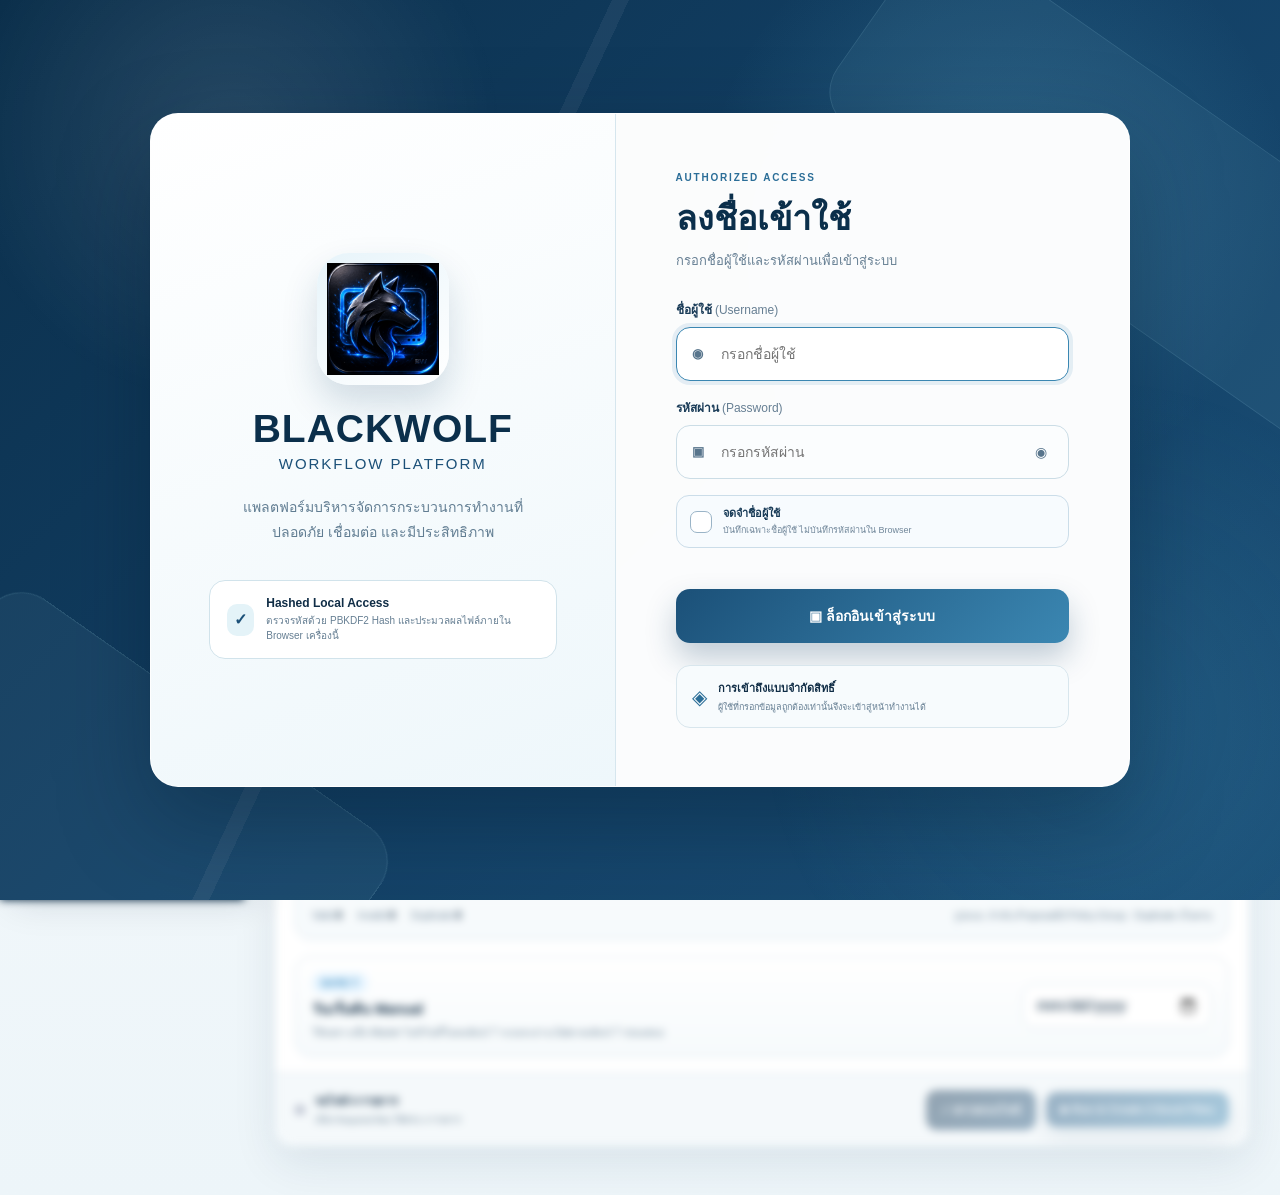
<file: index.html>
<!doctype html>
<!-- BLACKWOLF LINE-BY-LINE NOTE: HTML source is kept structurally safe. Full line-by-line explanation is in LINE_BY_LINE_DOCS_TH. -->
<!-- BLACKWOLF HTML TEACHING COMMENTS: คอมเมนต์ HTML ใช้รูปแบบนี้เพื่อไม่ให้หน้าเว็บพัง -->
<html lang="th">
<head>
  <!-- STEP 1: head เก็บ metadata, icon, viewport, title และ CSS loader -->
  <meta charset="utf-8">

  <link
    rel="icon"
    type="image/png"
    href="assets/blackwolf-logo.png"
  >

  <link
    rel="apple-touch-icon"
    href="assets/blackwolf-logo.png"
  >

  <meta name="viewport" content="width=device-width, initial-scale=1">
  <meta name="theme-color" content="#0b1020">

  <title>BLACKWOLF V3.5.8 — Professional Browser Web</title>

  <link rel="stylesheet" href="styles.css?v=3.5.8-safe-r1">


</head>
<body class="auth-locked">
<!-- STEP 2: เริ่มต้นด้วย auth-locked เพื่อซ่อน app จนกว่าจะ login ผ่าน -->
<!-- STEP 3: auth-screen คือหน้าล็อกอินที่ auth.js ควบคุม -->
<div class="auth-screen" id="authScreen" aria-labelledby="authTitle">
  <div class="auth-background-shape auth-shape-one"></div>
  <div class="auth-background-shape auth-shape-two"></div>
  <section class="auth-card">
    <div class="auth-brand-panel">
      <div class="auth-logo-wrap"><img src="assets/blackwolf-logo.png" alt="BLACKWOLF"></div>
      <h1>BLACKWOLF</h1>
      <p class="auth-brand-subtitle">WORKFLOW PLATFORM</p>
      <p class="auth-brand-copy">แพลตฟอร์มบริหารจัดการกระบวนการทำงานที่ปลอดภัย เชื่อมต่อ และมีประสิทธิภาพ</p>
      <div class="auth-security-note"><span>✓</span><div><strong>Hashed Local Access</strong><small>ตรวจรหัสด้วย PBKDF2 Hash และประมวลผลไฟล์ภายใน Browser เครื่องนี้</small></div></div>
    </div>
    <form class="auth-form" id="authForm" autocomplete="off">
      <span class="auth-eyebrow">AUTHORIZED ACCESS</span>
      <h2 id="authTitle">ลงชื่อเข้าใช้</h2>
      <p>กรอกชื่อผู้ใช้และรหัสผ่านเพื่อเข้าสู่ระบบ</p>
      <label class="auth-field">
        <span>ชื่อผู้ใช้ <em>(Username)</em></span>
        <div><b>◉</b><input id="authUsername" name="username" type="text" inputmode="text" autocomplete="username" placeholder="กรอกชื่อผู้ใช้" required></div>
      </label>
      <label class="auth-field">
        <span>รหัสผ่าน <em>(Password)</em></span>
        <div><b>▣</b><input id="authPassword" name="password" type="password" autocomplete="current-password" placeholder="กรอกรหัสผ่าน" required><button id="togglePasswordBtn" type="button" aria-label="แสดงหรือซ่อนรหัสผ่าน" title="แสดงหรือซ่อนรหัสผ่าน">◉</button></div>
      </label>
      <label class="auth-remember" for="rememberPassword">
        <input id="rememberPassword" name="rememberPassword" type="checkbox">
        <span class="auth-remember-box" aria-hidden="true">✓</span>
        <span class="auth-remember-copy"><strong>จดจำชื่อผู้ใช้</strong><small>บันทึกเฉพาะชื่อผู้ใช้ ไม่บันทึกรหัสผ่านใน Browser</small></span>
      </label>
      <p class="auth-error" id="authError" role="alert"></p>
      <button class="auth-submit" type="submit"><span>▣</span> ล็อกอินเข้าสู่ระบบ</button>
      <div class="auth-footnote"><span>◈</span><div><strong>การเข้าถึงแบบจำกัดสิทธิ์</strong><small>ผู้ใช้ที่กรอกข้อมูลถูกต้องเท่านั้นจึงจะเข้าสู่หน้าทำงานได้</small></div></div>
    </form>
  </section>
</div>
<!-- STEP 4: app-shell คือหน้าหลักทั้งหมด หลัง login แล้วจึง aria-hidden=false -->
<div class="app-shell" id="applicationShell" aria-hidden="true">
  <aside class="sidebar">
    <!-- STEP 5: sidebar เก็บ brand, menu navigation และสถานะ engine -->
    <div class="brand">
      <img src="assets/blackwolf-logo.png" alt="BLACKWOLF">
      <div><strong>BLACKWOLF</strong><span>PROFESSIONAL WEB V3.5.8</span></div>
    </div>
    <nav>
      <button class="nav active" data-page="prepare"><span>▶</span><b>เตรียมไฟล์และรัน</b></button>
      <button class="nav" data-page="dashboard"><span>⌂</span><b>แดชบอร์ดผู้บริหาร</b></button>
      <button class="nav" data-page="results"><span>⇩</span><b>ตรวจผลและดาวน์โหลด</b></button>
      <button class="nav" data-page="report"><span>▧</span><b>รายงานผู้บริหาร</b></button>
      <button class="nav" data-page="history"><span>◷</span><b>ประวัติการรัน</b></button>
      <button class="nav" data-page="settings"><span>⚙</span><b>การตั้งค่า</b></button>
    </nav>
    <div class="engine-card"><i></i><div><strong id="engineReadyText">Browser Worker Engine Ready</strong><small>No PowerShell · Local-only processing</small></div></div>
  </aside>

  <main>
    <!-- STEP 6: main เก็บทุก page เช่น prepare, dashboard, results, report, history, settings -->
    <header class="topbar">
      <div><small>Foreign Worker Policy Review</small><h1 id="pageTitle">เตรียมไฟล์และรัน</h1></div>
      <div class="top-actions">
        <div class="clock-box"><small>วันเวลาปัจจุบัน</small><strong id="liveDateTime">-</strong></div>
        <span class="mode-chip">LOCAL PROCESSING</span>
        <span class="status-chip" id="globalStatus">WAITING</span>
        <div class="current-run-box"><small>CURRENT RUN</small><strong id="currentRunLabel">-</strong></div>
        <button id="guideBtn" class="top-guide-btn" type="button">? วิธีใช้งาน</button>
        <button id="themeBtn" class="icon-btn" title="สลับธีม" type="button" aria-label="สลับธีม">◐</button>
        <button id="logoutBtn" class="top-logout-btn" type="button" title="ออกจากระบบ">ออกจากระบบ</button>
      </div>
    </header>

    <section class="page active" id="page-prepare">
      <div class="hero">
        <div><span class="eyebrow">BLACKWOLF V3.5.8 PROFESSIONAL MODE</span><h2>โหลดไฟล์ครบในหน้าเดียว พร้อมประมวลผลแบบมืออาชีพ</h2><p>ประมวลผลด้วย Background Worker จำแนกไฟล์จาก Sheet/Header และสร้าง Master + เช็คสถานะ ISSUE ใหม่สำหรับใช้วันถัดไป</p></div>
        <div class="privacy-badge"><strong>2</strong><span>Working XLSX</span></div>
      </div>

      <article class="runtime-banner hidden" id="runtimeBanner"></article>

      <article class="panel unified-panel">
        <div class="panel-head">
          <div><span class="step">01</span><h3>Work Package</h3><p>ลากไฟล์ทั้งหมดมาวางครั้งเดียว ระบบจำแนกและตรวจสอบให้อัตโนมัติ</p></div>
          <button class="btn ghost" id="clearBtn" type="button">ล้างทั้งหมด</button>
        </div>

        <label class="drop-zone" id="dropZone">
          <input id="bulkInput" type="file" accept=".xlsx,.xlsm,.xls,.txt" multiple hidden>
          <span class="upload-icon">⇩</span>
          <div><strong>ลากไฟล์ทั้งหมดมาวาง หรือคลิกเพื่อเลือกพร้อมกัน</strong><small>Required: Master, เช็คสถานะ ISSUE, Daily Report, M190 · Optional: SM, Blacklist, Auto-Mail 7.2</small></div>
          <b>SELECT ALL FILES</b>
        </label>

        <div class="package-summary">
          <div class="package-score"><strong id="readyCount">0/4</strong><span>Required Ready</span></div>
          <div class="file-chips" id="fileChips"></div>
        </div>

        <div class="etl-inline-card">
          <div class="etl-inline-head"><div><span class="etl-badge">AUTO-MAIL 7.2</span><strong>ใส่รายการ ETL เพิ่มเติม</strong><small>วางข้อความจาก Auto-Mail 7.2 ได้โดยตรง หรือแนบไฟล์ .txt พร้อมไฟล์อื่นด้านบน</small></div><button class="btn ghost compact" id="clearEtlBtn" type="button">ล้างข้อความ</button></div>
          <textarea id="autoMail72Input" spellcheck="false" placeholder="1.7240991292:HP651502:HLABOR&#10;2.7240895649:HP651248:HLABOR"></textarea>
          <div class="etl-stats"><span>Valid <b id="etlValid">0</b></span><span>Invalid <b id="etlInvalid">0</b></span><span>Duplicate <b id="etlDuplicate">0</b></span><em id="etlHint">รูปแบบ: ลำดับ.ProposalID:Policy:Group</em></div>
        </div>


        <div class="date-control-card">
          <div><span class="date-badge">DATE T</span><strong>วันเริ่มต้น Manual</strong><small>ใช้เฉพาะเมื่อ Master ไม่มีวันที่ในคอลัมน์ T ระบบจะอ่าน Date คอลัมน์ T ก่อนเสมอ</small></div>
          <input id="manualStartDate" type="date" aria-label="วันเริ่มต้น Manual">
        </div>

        <div class="action-strip">
          <div class="inline-status" id="inlineStatus"><i></i><div><strong>รอไฟล์</strong><small>เลือก Required files ให้ครบ 4 รายการ</small></div></div>
          <button class="btn secondary" id="preflightBtn" type="button" disabled>✓ ตรวจสอบไฟล์</button>
          <button class="btn primary" id="runBtn" type="button" disabled>▶ Run & Create 2 Excel Files</button>
        </div>
      </article>

     

    
    </section>

    <section class="page" id="page-dashboard">
      <div class="page-heading"><div><span class="eyebrow">EXECUTIVE VIEW</span><h2>Executive Dashboard</h2><p id="dashboardSubtitle">ยังไม่มีผลการประมวลผล</p></div><button class="btn ghost" data-go="prepare">สร้าง Run ใหม่</button></div>
      <div class="kpi-grid">
        <article class="kpi"><span>Pending Policies</span><strong id="kpiPending">0</strong><small>รอ Issue</small></article><article class="kpi"><span>Incomplete</span><strong id="kpiIncomplete">0</strong><small>ข้อมูลไม่สมบูรณ์</small></article><article class="kpi"><span>Menu E</span><strong id="kpiMenuE">0</strong><small>ติดปัญหาไม่เข้าเมนู E</small></article><article class="kpi"><span>Blacklist</span><strong id="kpiBlacklist">0</strong><small>รายการ Blacklist</small></article><article class="kpi accent"><span>Total Premium</span><strong id="kpiPremium">0</strong><small>บาท</small></article>
      </div>
      <div class="layout-two dashboard-layout"><article class="panel"><div class="panel-head"><div><h3>Status Distribution</h3><p>จำนวน ProposalID แยกตามสถานะ</p></div></div><div class="bar-chart" id="statusChart"></div></article><article class="panel"><div class="panel-head"><div><h3>Aging Distribution</h3><p>อายุงานนับจาก CreateDate</p></div></div><div class="bar-chart" id="agingChart"></div></article></div>
      <article class="panel dashboard-recon"><div class="panel-head"><div><h3>Reconciliation</h3><p>ตรวจจำนวนรายการระหว่าง Source และ Output</p></div></div><div class="recon-grid" id="reconGrid"></div></article>
    </section>

    <section class="page" id="page-results">
      <div class="page-heading"><div><span class="eyebrow">TWO WORKING FILES</span><h2>Approval & Download</h2><p>ดาวน์โหลดไฟล์หลักทั้งสองไฟล์และเก็บเองทุกวัน</p></div><button class="btn ghost" data-go="prepare">กลับไปหน้า Run</button></div>
      <article class="panel empty-state" id="resultEmpty"><span>⇩</span><h3>ยังไม่มีไฟล์ผลลัพธ์</h3><p>เลือกไฟล์และ Run Workflow ก่อน</p></article>
      <div id="resultContent" class="hidden">
        <div class="result-summary" id="resultSummary"></div>
        <div class="download-stack">
          <button class="combined-download" id="downloadCombined"><span class="xlsx-badge">XLSX</span><div><strong>เช็คกรมธรรม์ต่างด้าวที่ยังไม่ออก — Master Working File</strong><small>ชื่อไฟล์มีวันที่ทำงาน · สูตร P:W · Data · SM · Black List · PV · Report</small></div><b>DOWNLOAD MASTER ⇩</b></button>
          <button class="combined-download secondary-download" id="downloadIssue"><span class="xlsx-badge">XLSX</span><div><strong>เช็คสถานะ ISSUE — Working File</strong><small>Data รอบปัจจุบัน · Check = M190 รอบปัจจุบัน · ETL = Auto-Mail 7.2 รอบปัจจุบัน</small></div><b>DOWNLOAD ISSUE ⇩</b></button>
        </div>
          <article class="panel preflight-result hidden" id="preflightResult"></article>
      <article class="panel progress-panel hidden" id="progressPanel">
        <div class="progress-head"><div><h3>กำลังประมวลผล</h3><p id="progressMessage">กำลังเตรียม...</p></div><strong id="progressPct">0%</strong></div>
        <div class="progress-track"><i id="progressBar"></i></div><div class="log-box" id="logBox"></div>
      </article>
       <article class="panel workbook-preview" id="workbookPreviewPanel">
        <div class="panel-head"><div><span class="step">02</span><h3>รูปแบบ Workbook ผลลัพธ์</h3><p>Master ใหม่มีสูตร P:W พร้อมใช้วันถัดไป และไฟล์ ISSUE จะล้าง Check/ETL เดิมก่อนใส่ข้อมูลรอบปัจจุบัน</p></div><span class="count-chip">MASTER + ISSUE</span></div>
        <div class="excel-window">
          <div class="excel-ribbon"><span>BLACKWOLF — เช็คกรมธรรม์ต่างด้าวที่ยังไม่ออก</span><b id="previewMode">TEMPLATE PREVIEW</b></div>
          <div class="formula-bar"><span>A1</span><i>fx</i><div id="formulaText">สถานะไม่ ISSUE.</div></div>
          <div class="sheet-stage" id="sheetStage"></div>
          <div class="sheet-tabs" id="sheetTabs">
            <button data-sheet="Data">Data</button><button data-sheet="ข้อมูลไม่สมบูรณ์">ข้อมูลไม่สมบูรณ์</button><button data-sheet="Black List">Black List</button><button data-sheet="PV">PV</button><button data-sheet="PV Final">PV Final</button><button class="active" data-sheet="Report">Report</button>
          </div>
        </div>
      </article>
        <article class="panel table-panel detail-preview-panel">
          <div class="detail-preview-head">
            <div><span class="eyebrow">DETAIL CONTROL</span><h3>Pending Detail Preview</h3><p>ค้นหา กรอง และคลิกแต่ละแถวเพื่อดูรายละเอียดได้ทันที</p></div>
            <div class="detail-actions"><button class="btn ghost" id="clearTableFiltersBtn" type="button">ล้างตัวกรอง</button></div>
          </div>
          <div class="detail-stat-grid" id="resultDetailStats">
            <div><span>ทั้งหมด</span><strong>0</strong><small>รายการ</small></div><div class="warning"><span>ข้อมูลไม่สมบูรณ์</span><strong>0</strong><small>รายการ</small></div><div class="success"><span>พร้อมตรวจสอบ</span><strong>0</strong><small>รายการ</small></div><div class="duplicate-alien-stat"><span>alienCode ซ้ำ</span><strong id="duplicateAlienCodeCount">0</strong><small id="duplicateAlienRowCount">0 รายการ</small></div>
          </div>
          <div class="detail-toolbar">
            <label class="detail-search"><span>⌕</span><input id="tableSearch" class="search" placeholder="ค้นหา alienCode, ProposalID, Policy, Status..."></label>
            <select id="tableStatusFilter" aria-label="กรองตามสถานะ"><option value="">ทุกสถานะ</option></select>
            <select id="tableAgingFilter" aria-label="กรองตาม Aging"><option value="">ทุกช่วง Aging</option><option value="1-7">1 - 7 วัน</option><option value="8-15">8 - 15 วัน</option><option value="16-30">16 - 30 วัน</option><option value="31+">มากกว่า 30 วัน</option></select>
            <span class="detail-count" id="visibleResultCount">แสดง 0 รายการ</span>
          </div>
          <div class="alien-duplicate-alert hidden" id="alienDuplicateAlert" role="alert" aria-live="polite"></div>
          <div class="detail-layout">
            <div class="table-wrap detail-table-wrap"><table class="detail-table"><thead><tr><th>ProposalID</th><th>Policy</th><th>alienCode</th><th>CreateDate</th><th>Premium</th><th>Status</th><th>Aging</th></tr></thead><tbody id="resultTable"></tbody></table></div>
            <aside class="detail-drawer" id="resultDetailDrawer">
              <div class="detail-drawer-empty"><span>▤</span><strong>เลือกรายการเพื่อดูรายละเอียด</strong><small>คลิกแถวข้อมูลทางซ้าย ระบบจะแสดงรายละเอียดข้อมูลที่นี่</small></div>
            </aside>
          </div>
        </article>
      </div>
    </section>

    <section class="page" id="page-report">
      <div class="page-heading report-page-heading"><div><span class="eyebrow">MANAGEMENT VIEW</span><h2>Executive Report Viewer</h2><p>รายงานสรุปสำหรับนำเสนอผู้บริหาร บันทึกเป็น PDF หรือรูปภาพ PNG</p></div><div class="report-actions"><button class="btn ghost" id="refreshReportBtn">↻ Refresh</button><button class="btn ghost" id="saveReportImageBtn">▣ บันทึกรูปภาพ</button><button class="btn primary" id="printReportBtn">Print / Save PDF</button></div></div>
      <article class="panel empty-state" id="reportEmpty"><span>▧</span><h3>ยังไม่มีรายงาน</h3><p>รัน Workflow ให้สำเร็จก่อน หรือเปิดจาก Run History</p></article>
      <article class="report-sheet hidden" id="reportSheet">
        <header class="management-report-header">
          <div class="management-brand"><span>BW</span><div><strong>BLACKWOLF</strong><small>WORKFLOW CENTER</small></div></div>
          <div class="management-title"><span>EXECUTIVE DAILY REPORT</span><h1>รายงานสรุปผลการตรวจสอบกรมธรรม์แรงงานต่างด้าว</h1><p>Foreign Worker Policy Review</p></div>
          <div class="management-meta"><div><span>วันที่ประมวลผล</span><strong id="reportProcessed">-</strong></div><div><span>รอบข้อมูล</span><strong id="reportDateRange">-</strong></div><div><span>สถานะตรวจสอบ</span><strong id="reportValidation">-</strong></div></div>
        </header>
        <section class="management-kpi-strip">
          <article class="mg-kpi mg-total"><span class="mg-icon">✓</span><div><small>กรมธรรม์คงเหลือทั้งหมด</small><strong id="reportPolicies">0</strong><em>กรมธรรม์</em></div></article><article class="mg-kpi mg-issue"><span class="mg-icon">!</span><div><small>รอ Issue</small><strong id="reportPending">0</strong><em>กรมธรรม์</em></div></article><article class="mg-kpi mg-incomplete"><span class="mg-icon">i</span><div><small>ข้อมูลไม่สมบูรณ์</small><strong id="reportIncomplete">0</strong><em>กรมธรรม์</em></div></article><article class="mg-kpi mg-menu"><span class="mg-icon">E</span><div><small>ติดปัญหา Menu E</small><strong id="reportMenuE">0</strong><em>กรมธรรม์</em></div></article><article class="mg-kpi mg-black"><span class="mg-icon">×</span><div><small>Blacklist</small><strong id="reportBlacklist">0</strong><em>กรมธรรม์</em></div></article><article class="mg-kpi mg-premium"><span class="mg-icon">฿</span><div><small>เบี้ยรวมทั้งหมด</small><strong id="reportPremium">0 บาท</strong><em>มูลค่างานคงเหลือ</em></div></article>
        </section>
        <section class="management-overview-grid">
          <article class="management-summary-card"><header><small>EXECUTIVE SUMMARY</small><h2>สรุปภาพรวม</h2></header><div class="management-summary-body"><div><span>ช่วงข้อมูล</span><strong id="reportDateRangeSummary">-</strong></div><div><span>กรมธรรม์คงเหลือทั้งหมด</span><strong id="reportPoliciesSummary">0 กรมธรรม์</strong></div><div><span>อายุงานเกิน 7 วัน</span><strong class="text-orange" id="reportOverdue">0</strong></div><div><span>รายการต้องติดตามเป็นพิเศษ</span><strong class="text-purple" id="reportUrgent">0 กรมธรรม์</strong></div><div class="summary-premium"><span>เบี้ยรวมทั้งหมด</span><strong id="reportPremiumSummary">0 บาท</strong></div></div></article>
          <article class="management-aging-card"><header><small>AGING DISTRIBUTION</small><h2>จำนวนวันที่ยังไม่ออกกรมธรรม์</h2></header><div class="aging-list"><div class="aging-row"><span>1 - 7 วัน</span><strong id="reportAge1">0</strong><div><i><b id="reportAge1Bar"></b></i><em id="reportAge1Pct">0%</em></div></div><div class="aging-row"><span>8 - 15 วัน</span><strong id="reportAge2">0</strong><div><i><b id="reportAge2Bar"></b></i><em id="reportAge2Pct">0%</em></div></div><div class="aging-row"><span>16 - 30 วัน</span><strong id="reportAge3">0</strong><div><i><b id="reportAge3Bar"></b></i><em id="reportAge3Pct">0%</em></div></div><div class="aging-row"><span>มากกว่า 30 วัน</span><strong id="reportAge4">0</strong><div><i><b id="reportAge4Bar"></b></i><em id="reportAge4Pct">0%</em></div></div></div></article>
        </section>
        <section class="management-status-section"><div class="management-section-title"><div><span>STATUS OVERVIEW</span><h2>สถานะงานคงเหลือ</h2></div><p id="reportExecutiveNote">-</p></div><div class="management-status-cards"><article class="status-blue"><div><span>รายการที่รอ ISSUE</span><small>ดำเนินการตามคิว</small></div><strong id="reportPendingCard">0</strong></article><article class="status-violet"><div><span>รายการข้อมูลไม่สมบูรณ์</span><small>ติดตามข้อมูลเพิ่ม</small></div><strong id="reportIncompleteCard">0</strong></article><article class="status-orange"><div><span>รายการติดปัญหา Menu E</span><small>เร่งตรวจสอบระบบ</small></div><strong id="reportMenuECard">0</strong></article><article class="status-dark"><div><span>รายการสถานะ Blacklist</span><small>ตรวจสอบกรณีพิเศษ</small></div><strong id="reportBlacklistCard">0</strong></article></div><table class="report-table"><thead><tr><th>สถานะ</th><th>จำนวนกรมธรรม์</th><th>สัดส่วน</th><th>ระดับติดตาม</th></tr></thead><tbody id="reportStatusBody"></tbody></table></section>
        <section class="management-reconciliation-section"><div class="management-section-title"><div><span>WORKFLOW RECONCILIATION</span><h2>ผลการประมวลผลรอบล่าสุด</h2></div><p>ตรวจสอบความครบถ้วนก่อนใช้งาน</p></div><div class="management-reconciliation-grid"><div><span>Daily Report</span><strong id="reportDailyRows">0</strong><small>รายการผ่านเงื่อนไขวันที่</small></div><div><span>M190 PropID</span><strong id="reportM190">0</strong><small>รายการออกกรมธรรม์แล้ว</small></div><div><span>Auto-Mail 7.2 PropID</span><strong id="reportAutoMail72">0</strong><small>รายการเสริม</small></div><div><span>ตัดรายการออกแล้ว</span><strong id="reportIssuedRemoved">0</strong><small>ไม่นับเป็นงานคงเหลือ</small></div><div><span>Pending เข้า Master</span><strong id="reportPendingWritten">0</strong><small>รายการเขียนลง Master</small></div><div><span>Data เข้า ISSUE</span><strong id="reportIssueDataRows">0</strong><small>รายการข้อมูล ISSUE</small></div></div></section>
        <footer class="management-report-footer"><div><strong>BLACKWOLF Workflow Platform</strong><span>รายงานสร้างภายในเครื่อง · สำหรับใช้ภายในองค์กร</span></div><div><span>Run ID</span><strong id="reportRunId">-</strong></div><div>V3.5.8 Professional Edition</div></footer>
      </article>
    </section>

    <section class="page" id="page-history">
      <div class="page-heading"><div><span class="eyebrow">LOCAL ARCHIVE</span><h2>Run History</h2><p>ประวัติการประมวลผลและไฟล์ผลลัพธ์ที่เก็บภายใน Browser เครื่องนี้</p></div><button class="btn ghost" id="refreshHistory">↻ Refresh</button></div>
      <div class="history-retention-note"><div class="history-retention-main"><span class="history-retention-icon">◷</span><div><strong>จัดเก็บไฟล์ 4 วัน</strong><p id="historyRetentionText">ระบบนับถอยหลังและลบ Run เก่าอัตโนมัติเมื่อครบกำหนด โดยไม่ลบไฟล์ต้นฉบับของผู้ใช้</p></div></div><em>Auto Cleanup</em></div>
      <article class="panel history-panel"><div class="history-list" id="historyList"><div class="empty-row">ยังไม่มีประวัติ</div></div></article>
    </section>

    <section class="page" id="page-settings">
      <div class="settings-hero"><div><span class="eyebrow">CONTROL CENTER</span><h2>Settings & System Information</h2><p>ตั้งค่าการแสดงผล การช่วยเหลือ การจัดเก็บ และตรวจสอบความพร้อมของระบบ</p></div><button class="btn ghost settings-refresh" id="refreshSystemStatusBtn">↻ รีเฟรชสถานะ</button></div>
      <div class="settings-grid">
        <section class="settings-section"><div class="settings-section-heading"><span>01</span><div><h3>การแสดงผล</h3><p>ปรับภาษาและธีมให้เหมาะกับการใช้งาน</p></div></div><div class="settings-columns"><article class="panel settings-card"><div class="settings-card-head"><span class="settings-icon">文</span><div><h3>ภาษา</h3><p>เลือกภาษาหลักของเมนู</p></div></div><div class="segmented-control" id="languageControl"><button data-language="th">ไทย</button><button data-language="en">English</button></div></article><article class="panel settings-card"><div class="settings-card-head"><span class="settings-icon">◐</span><div><h3>ธีมขาว–ดำ</h3><p>สลับโหมดสว่างและโหมดมืด</p></div></div><div class="segmented-control" id="themeControl"><button data-theme-value="light">☀ ขาว</button><button data-theme-value="dark">● ดำ</button></div></article></div></section>
        <section class="settings-section">
          <div class="settings-section-heading"><span>02</span><div><h3>ช่วยเหลือและคู่มือ</h3><p>ติดต่อทีมงาน เปิดภาพแนะนำ และดาวน์โหลดคู่มือใช้งาน</p></div></div>
          <div class="settings-columns settings-columns-three">
            <article class="panel settings-card support-card line-support-card">
              <div class="settings-card-head"><span class="settings-icon line-icon">LINE</span><div><h3>แจ้งปัญหาผ่าน LINE</h3><p>เปิดกลุ่ม LINE สำหรับแจ้งปัญหาและสอบถามการใช้งาน</p></div></div>
              <a class="btn success wide link-button" href="https://line.me/ti/g/5yfX4kpasW" target="_blank" rel="noopener noreferrer">เปิดกลุ่ม LINE</a>
            </article>
            <article class="panel settings-card support-card">
              <div class="settings-card-head"><span class="settings-icon">?</span><div><h3>วิธีใช้งานแบบภาพ</h3><p>เปิดภาพแนะนำขั้นตอนตรวจสอบและดาวน์โหลดรายงาน</p></div></div>
              <button class="btn ghost wide" id="settingsGuideBtn" type="button">เปิดวิธีใช้งาน</button>
            </article>
            <article class="panel settings-card support-card">
              <div class="settings-card-head"><span class="settings-icon pdf-icon">PDF</span><div><h3>ดาวน์โหลดคู่มือ PDF</h3><p>คู่มือการทำงาน BLACKWOLF สำหรับผู้ใช้งาน</p></div></div>
              <a class="btn primary wide link-button" href="assets/BLACKWOLF_User_Manual_V3.5.4.pdf" download>ดาวน์โหลดคู่มือ</a>
            </article>
          </div>
        </section>
        <section class="settings-section"><div class="settings-section-heading"><span>03</span><div><h3>พื้นที่จัดเก็บผลลัพธ์</h3><p>ข้อมูล Run จัดเก็บใน Browser ชั่วคราว 4 วัน และอาจหายเมื่อ Clear Browser Data</p></div></div><article class="panel settings-card storage-card"><div class="settings-card-head"><span class="settings-icon">▣</span><div><h3>Browser Local Archive</h3><p>Excel ผลลัพธ์และ Summary ถูกเก็บใน IndexedDB ของเครื่องนี้ กรุณาดาวน์โหลดเก็บเองทุกวัน</p></div></div><div class="storage-metrics"><div><span>พื้นที่ใช้งาน</span><strong id="storageUsage">กำลังอ่าน...</strong></div><div><span>Persistent Storage</span><strong id="storagePersistence">กำลังตรวจสอบ...</strong></div><button class="btn primary" id="requestPersistenceBtn">ขอสิทธิ์ลดโอกาสถูกลบ</button></div></article></section>
        <section class="settings-section"><div class="settings-section-heading"><span>04</span><div><h3>สถานะและข้อมูลระบบ</h3><p>ตรวจสอบองค์ประกอบสำคัญก่อนเริ่มประมวลผล</p></div></div><div class="settings-columns system-layout"><article class="panel settings-card"><div class="settings-card-head"><span class="settings-icon status-icon">●</span><div><h3>สถานะระบบ</h3><p>ตรวจ Browser Worker, Excel Engine, Archive และงานที่กำลังรัน</p></div></div><div class="system-status-grid"><div><span>Browser Engine</span><strong id="settingsEngineStatus">กำลังตรวจสอบ</strong></div><div><span>Web Worker</span><strong id="settingsWorkerStatus">กำลังตรวจสอบ</strong></div><div><span>Excel Parser</span><strong id="settingsExcelStatus">กำลังตรวจสอบ</strong></div><div><span>PowerShell</span><strong class="status-ok">ไม่ใช้</strong></div><div><span>Local Archive</span><strong id="settingsArchiveStatus">กำลังตรวจสอบ</strong></div><div><span>RUN ที่กำลังทำงาน</span><strong id="settingsActiveRuns">0</strong></div></div></article><article class="panel settings-card system-info-card"><div class="settings-card-head"><span class="settings-icon">ℹ</span><div><h3>ข้อมูลระบบ</h3><p>รายละเอียดเวอร์ชันและการประมวลผล</p></div></div><div class="setting-row"><span>Version</span><strong>3.5.8 Native Pivot + Stable Identity</strong></div><div class="setting-row"><span>Processing</span><strong>Background Web Worker</strong></div><div class="setting-row"><span>Internet</span><strong>ไม่ส่งข้อมูลออก</strong></div><div class="setting-row"><span>Data upload</span><strong>Local Browser only</strong></div></article></div></section>
        <section class="settings-section"><div class="settings-section-heading"><span>05</span><div><h3>ความปลอดภัยและการรีเซ็ต</h3><p>ล้างประวัติและการตั้งค่าภายใน BLACKWOLF</p></div></div><article class="panel settings-card danger-card"><div class="settings-card-head"><span class="settings-icon">↺</span><div><h3>รีเซ็ตโปรแกรม</h3><p>ล้าง Run History, Excel ที่เก็บใน Browser, ภาษา และธีม โดยไม่ลบไฟล์ต้นฉบับ</p></div></div><button class="btn danger" id="resetProgramBtn">รีเซ็ตโปรแกรม</button></article></section>
      </div>
    </section>
  </main>
</div>

<!-- STEP 7: guideModal คือ popup คู่มือรูปภาพสำหรับผู้ใช้ -->
<div class="image-modal hidden" id="guideModal" role="dialog" aria-modal="true" aria-label="คู่มือขั้นตอนใช้งาน">
  <button type="button" class="image-modal-close" id="guideClose" aria-label="ปิดคู่มือ">×</button>
  <div class="image-modal-content quick-guide-modal quick-guide-example-one">
    <div class="quick-guide-sheet">
      <div class="quick-guide-header">
        <div class="quick-guide-brand">
          <span class="quick-guide-brand-icon"><svg viewBox="0 0 24 24" aria-hidden="true"><path d="M4 5.5A2.5 2.5 0 0 1 6.5 3H11v16H6.5A2.5 2.5 0 0 0 4 21.5v-16Zm16 0A2.5 2.5 0 0 0 17.5 3H13v16h4.5a2.5 2.5 0 0 1 2.5 2.5v-16Z"/></svg></span>
          <div><h2>BLACKWOLF V3.5.8</h2><p>Quick Guide - Master + เช็คสถานะ ISSUE พร้อมไว้ข้ามวัน</p></div>
        </div>
        <span class="quick-guide-badge">LOCAL PROCESSING</span>
      </div>
      <div class="quick-guide-grid">
        <section class="quick-guide-card">
          <div class="quick-guide-card-top"><span class="quick-guide-number">1</span><h3>แนบไฟล์หลัก 4 ไฟล์</h3></div>
          <div class="quick-guide-card-body"><span class="quick-guide-card-icon"><svg viewBox="0 0 24 24" aria-hidden="true"><path d="M3 6.5A2.5 2.5 0 0 1 5.5 4h4l2 2H18.5A2.5 2.5 0 0 1 21 8.5v8A3.5 3.5 0 0 1 17.5 20h-11A3.5 3.5 0 0 1 3 16.5v-10Z"/></svg></span><div><p>Master, เช็คสถานะ ISSUE, Daily Report และ M190</p><p>แนบ SM / Blacklist / Auto-Mail 7.2 ตามที่มี</p></div></div>
        </section>
        <section class="quick-guide-card">
          <div class="quick-guide-card-top"><span class="quick-guide-number">2</span><h3>ระบบจำแนกจากโครงสร้าง</h3></div>
          <div class="quick-guide-card-body"><span class="quick-guide-card-icon"><svg viewBox="0 0 24 24" aria-hidden="true"><path d="m12 3 9 5-9 5-9-5 9-5Zm-7.8 9.2L12 16.5l7.8-4.3L21 14l-9 5-9-5 1.2-1.8Zm0 4L12 20.5l7.8-4.3L21 18l-9 5-9-5 1.2-1.8Z"/></svg></span><div><p>ตรวจชื่อ Sheet และ Header เป็นหลัก</p><p>ชื่อไฟล์ใช้ช่วยเฉพาะกรณี SM / Blacklist ที่โครงสร้างคล้ายกัน</p></div></div>
        </section>
        <section class="quick-guide-card">
          <div class="quick-guide-card-top"><span class="quick-guide-number">3</span><h3>ตรวจ Date คอลัมน์ T</h3></div>
          <div class="quick-guide-card-body"><span class="quick-guide-card-icon"><svg viewBox="0 0 24 24" aria-hidden="true"><path d="M7 2h2v3h6V2h2v3h1a3 3 0 0 1 3 3v11a3 3 0 0 1-3 3H6a3 3 0 0 1-3-3V8a3 3 0 0 1 3-3h1V2Zm12 8H5v9a1 1 0 0 0 1 1h12a1 1 0 0 0 1-1v-9ZM7 12h3v3H7v-3Zm5 0h3v3h-3v-3Z"/></svg></span><div><p>อ่านวันเริ่มต้นจาก Master &gt; Data &gt; Date</p><p>กรอก Manual Start Date เฉพาะเมื่อ Master ไม่มี Date ที่อ่านได้</p></div></div>
        </section>
        <section class="quick-guide-card">
          <div class="quick-guide-card-top"><span class="quick-guide-number">4</span><h3>สร้าง Check และ ETL ใหม่</h3></div>
          <div class="quick-guide-card-body"><span class="quick-guide-card-icon"><svg viewBox="0 0 24 24" aria-hidden="true"><path d="M9 2h6a2 2 0 0 1 2 2h1a3 3 0 0 1 3 3v13a3 3 0 0 1-3 3H6a3 3 0 0 1-3-3V7a3 3 0 0 1 3-3h1a2 2 0 0 1 2-2Zm0 3h6V4H9v1Zm8.7 4.3-7.4 7.4-4-4 1.4-1.4 2.6 2.6 6-6 1.4 1.4Z"/></svg></span><div><p>Check = M190 รอบปัจจุบัน</p><p>ETL = Auto-Mail 7.2 รอบปัจจุบัน ไม่เหลือข้อมูลเก่าค้าง</p></div></div>
        </section>
        <section class="quick-guide-card">
          <div class="quick-guide-card-top"><span class="quick-guide-number">5</span><h3>Carry Forward รายการค้าง</h3></div>
          <div class="quick-guide-card-body"><span class="quick-guide-card-icon"><svg viewBox="0 0 24 24" aria-hidden="true"><path d="M20 11a8 8 0 0 0-14.9-4H2V5l4.5 4L11 5v2H7.4A6 6 0 0 1 18 11h2Zm-16 2a8 8 0 0 0 14.9 4H22v2l-4.5-4-4.5 4v-2h3.6A6 6 0 0 1 6 13H4Z"/></svg></span><div><p>เก็บ Backlog, SM และ Blacklist เดิมไว้</p><p>รวมรายการเดิมด้วย CertificateNo หรือ alienCode + ProposalID ก่อนตัดรายการที่ออกกรมธรรม์แล้ว</p></div></div>
        </section>
        <section class="quick-guide-card">
          <div class="quick-guide-card-top"><span class="quick-guide-number">6</span><h3>ดาวน์โหลดไฟล์หลัก 2 ไฟล์</h3></div>
          <div class="quick-guide-card-body"><span class="quick-guide-card-icon"><svg viewBox="0 0 24 24" aria-hidden="true"><path d="M11 3h2v10.2l3.6-3.6L18 11l-6 6-6-6 1.4-1.4 3.6 3.6V3ZM4 19h16v2H4v-2Z"/></svg></span><div><p>Master มีสูตร P:W และ ISSUE มี Data/Check/ETL ใหม่</p><p>ชื่อไฟล์มีวันที่ Run และต้องดาวน์โหลดเก็บเองทุกวัน</p></div></div>
        </section>
      </div>
      <div class="quick-guide-footer">
        <span class="quick-guide-footer-note"><i><svg viewBox="0 0 24 24" aria-hidden="true"><path d="M12 2a10 10 0 1 1 0 20 10 10 0 0 1 0-20Zm-1 8v7h2v-7h-2Zm0-3v2h2V7h-2Z"/></svg></i>หมายเหตุ: Run History เก็บใน Browser ชั่วคราว 4 วัน และอาจหายเมื่อ Clear Browser Data</span>
        <strong>ดาวน์โหลด Master + ISSUE หลัง Run ทุกครั้ง</strong>
      </div>
    </div>
  </div>
</div>
<!-- STEP 8: previewDrillModal ใช้ดูข้อมูลด้านใน block PV/PV Final/Report -->
<div class="preview-drill-modal hidden" id="previewDrillModal" role="dialog" aria-modal="true" aria-labelledby="previewDrillTitle">
  <div class="preview-drill-dialog">
    <header class="preview-drill-head"><div><span>EXCEL-LIKE DRILL-DOWN</span><h3 id="previewDrillTitle">รายละเอียดข้อมูลภายใน Block</h3><p id="previewDrillCount">0 รายการ</p></div><button type="button" id="previewDrillClose" aria-label="ปิดหน้าต่าง">×</button></header>
    <div class="preview-drill-table-wrap"><table class="preview-drill-table"><thead><tr><th>No.</th><th>Date</th><th>ProposalID</th><th>Policy</th><th>Mticode</th><th>AgencyName</th><th>alienCode</th><th>alienNameEn</th><th>สถานะ</th><th>Aging</th><th>ช่วงอายุ</th><th>TotalPremium</th></tr></thead><tbody id="previewDrillBody"></tbody></table></div>
    <footer class="preview-drill-foot">ข้อมูลนี้เป็นรายการด้านในของ PV / PV Final / Report ตาม Block ที่เลือก</footer>
  </div>
</div>
<!-- STEP 9: confirmModal ใช้ยืนยัน action สำคัญ เช่น reset -->
<div class="confirm-modal hidden" id="confirmModal"><div class="confirm-box"><h3 id="confirmTitle">ยืนยัน</h3><p id="confirmText"></p><div><button class="btn ghost" id="confirmCancel">ยกเลิก</button><button class="btn danger" id="confirmOk">ยืนยัน</button></div></div></div>
<div class="toast" id="toast"></div>
<!-- STEP 10: โหลด scripts ตามลำดับ dependency: config → vendor → engine/db → auth → app -->
<script src="config.js?v=3.5.8-safe-r1"></script>
<script src="vendor/xlsx-js-style.min.js"></script>
<script src="vendor/jszip.min.js"></script>
<script src="engine.js?v=3.5.8-safe-r1"></script>
<script src="db.js?v=3.5.8-safe-r1"></script>
<script src="vendor/html2canvas.min.js"></script>
<script src="access-profile.js?v=3.5.8-safe-r1"></script>
<script src="auth.js?v=3.5.8-safe-r1"></script>
<script src="app.js?v=3.5.8-safe-r1"></script>


</body>
</html>
</file>
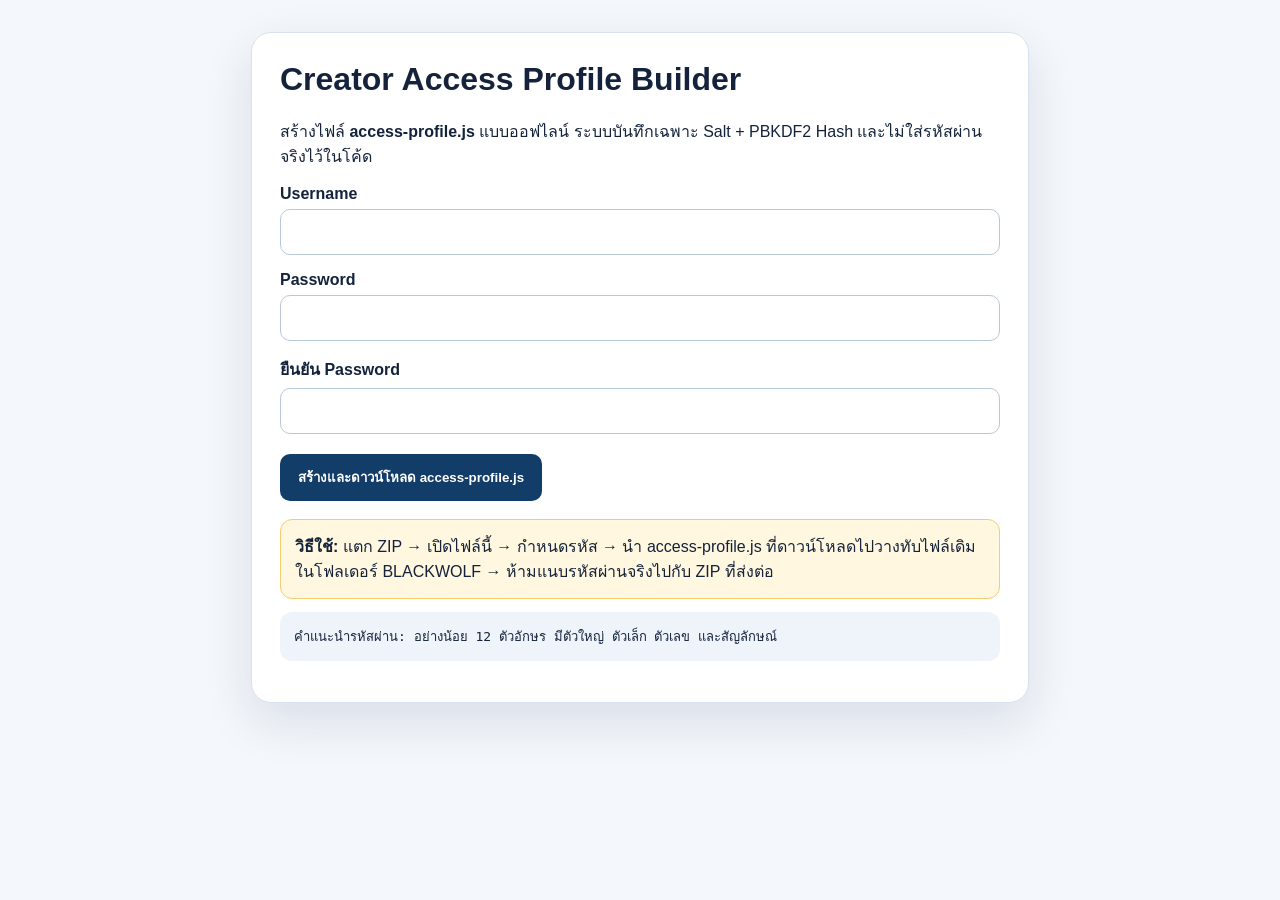
<file: CREATOR_ACCESS_PROFILE_BUILDER.html>
<!doctype html>
<!-- BLACKWOLF LINE-BY-LINE NOTE: HTML source is kept structurally safe. Full line-by-line explanation is in LINE_BY_LINE_DOCS_TH. -->
<!-- BLACKWOLF BUILDER TEACHING COMMENTS: เครื่องมือนี้สร้าง access-profile.js แบบ offline -->
<html lang="th"><head><meta charset="utf-8"><meta name="viewport" content="width=device-width,initial-scale=1"><title>BLACKWOLF Creator Access Profile Builder</title>
<style>body{font-family:Tahoma,Arial,sans-serif;background:#f4f7fb;color:#14233b;margin:0;padding:32px}.card{max-width:720px;margin:auto;background:#fff;border:1px solid #d8e2ef;border-radius:20px;padding:28px;box-shadow:0 18px 50px rgba(26,53,87,.12)}h1{margin-top:0}label{display:block;margin:16px 0 6px;font-weight:700}input{width:100%;box-sizing:border-box;padding:13px;border:1px solid #b9c8da;border-radius:10px;font-size:16px}button{margin-top:20px;padding:13px 18px;border:0;border-radius:10px;background:#123d68;color:white;font-weight:700;cursor:pointer}.note{background:#fff7df;border:1px solid #f1ce72;padding:14px;border-radius:12px;margin-top:18px}pre{white-space:pre-wrap;background:#eef4fa;padding:14px;border-radius:12px}</style></head>
<body><main class="card"><h1>Creator Access Profile Builder</h1><p>สร้างไฟล์ <b>access-profile.js</b> แบบออฟไลน์ ระบบบันทึกเฉพาะ Salt + PBKDF2 Hash และไม่ใส่รหัสผ่านจริงไว้ในโค้ด</p>
<label>Username</label><input id="username" autocomplete="off"><label>Password</label><input id="password" type="password" autocomplete="new-password"><label>ยืนยัน Password</label><input id="confirm" type="password" autocomplete="new-password"><button id="build">สร้างและดาวน์โหลด access-profile.js</button><p id="status"></p>
<div class="note"><b>วิธีใช้:</b> แตก ZIP → เปิดไฟล์นี้ → กำหนดรหัส → นำ access-profile.js ที่ดาวน์โหลดไปวางทับไฟล์เดิมในโฟลเดอร์ BLACKWOLF → ห้ามแนบรหัสผ่านจริงไปกับ ZIP ที่ส่งต่อ</div><pre>คำแนะนำรหัสผ่าน: อย่างน้อย 12 ตัวอักษร มีตัวใหญ่ ตัวเล็ก ตัวเลข และสัญลักษณ์</pre></main>
<script>
// BLACKWOLF TEACHING COMMENTS: ส่วน script นี้สร้าง Salt/Hash และดาวน์โหลด access-profile.js
// ข้อควรจำ: ไม่มีการบันทึกรหัสผ่านจริงลงไฟล์ มีเฉพาะ hash สำหรับตรวจสอบ
const $=s=>document.querySelector(s);function b64(bytes){let s='';for(const b of new Uint8Array(bytes))s+=String.fromCharCode(b);return btoa(s)}
$('#build').onclick=async()=>{const u=$('#username').value.normalize('NFKC').trim().toUpperCase(),p=$('#password').value,c=$('#confirm').value,status=$('#status');status.textContent='';if(!u||p.length<12){status.textContent='กรุณากรอก Username และ Password อย่างน้อย 12 ตัวอักษร';return}if(p!==c){status.textContent='Password ทั้งสองช่องไม่ตรงกัน';return}const salt=crypto.getRandomValues(new Uint8Array(16)),iterations=310000,userHash=await crypto.subtle.digest('SHA-256',new TextEncoder().encode(u)),key=await crypto.subtle.importKey('raw',new TextEncoder().encode(p),{name:'PBKDF2'},false,['deriveBits']),pwHash=await crypto.subtle.deriveBits({name:'PBKDF2',hash:'SHA-256',salt,iterations},key,256),profile={version:1,profileId:'BW-ACCESS-'+crypto.randomUUID().replaceAll('-','').slice(0,12).toUpperCase(),usernameHash:b64(userHash),passwordHash:b64(pwHash),salt:b64(salt),iterations,algorithm:'PBKDF2-SHA-256',createdAt:new Date().toISOString(),note:'Verifier only. No plaintext username or password is stored.'},content="(function(global){\n'use strict';\nconst profile="+JSON.stringify(profile)+";\nglobal.BLACKWOLF_ACCESS_PROFILE=Object.freeze(profile);\n})(globalThis);\n",blob=new Blob([content],{type:'text/javascript'}),a=document.createElement('a');a.href=URL.createObjectURL(blob);a.download='access-profile.js';a.click();setTimeout(()=>URL.revokeObjectURL(a.href),2000);status.textContent='สร้างสำเร็จ — เก็บรหัสจริงไว้กับผู้สร้างเท่านั้น';};
</script></body></html>
</file>
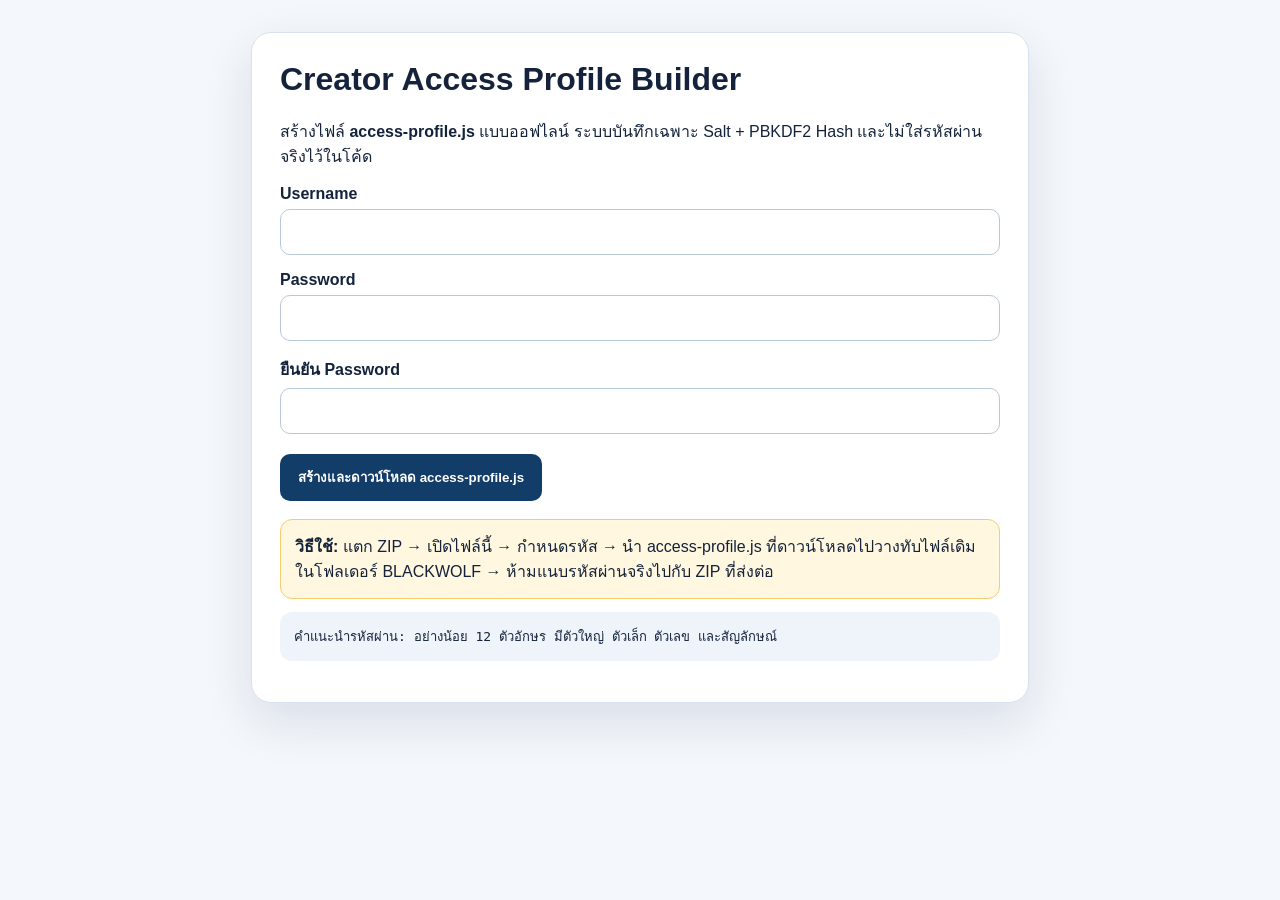
<file: ORIGINAL_CODE_BACKUP/CREATOR_ACCESS_PROFILE_BUILDER.html>
<!doctype html>
<!-- BLACKWOLF BUILDER TEACHING COMMENTS: เครื่องมือนี้สร้าง access-profile.js แบบ offline -->
<html lang="th"><head><meta charset="utf-8"><meta name="viewport" content="width=device-width,initial-scale=1"><title>BLACKWOLF Creator Access Profile Builder</title>
<style>body{font-family:Tahoma,Arial,sans-serif;background:#f4f7fb;color:#14233b;margin:0;padding:32px}.card{max-width:720px;margin:auto;background:#fff;border:1px solid #d8e2ef;border-radius:20px;padding:28px;box-shadow:0 18px 50px rgba(26,53,87,.12)}h1{margin-top:0}label{display:block;margin:16px 0 6px;font-weight:700}input{width:100%;box-sizing:border-box;padding:13px;border:1px solid #b9c8da;border-radius:10px;font-size:16px}button{margin-top:20px;padding:13px 18px;border:0;border-radius:10px;background:#123d68;color:white;font-weight:700;cursor:pointer}.note{background:#fff7df;border:1px solid #f1ce72;padding:14px;border-radius:12px;margin-top:18px}pre{white-space:pre-wrap;background:#eef4fa;padding:14px;border-radius:12px}</style></head>
<body><main class="card"><h1>Creator Access Profile Builder</h1><p>สร้างไฟล์ <b>access-profile.js</b> แบบออฟไลน์ ระบบบันทึกเฉพาะ Salt + PBKDF2 Hash และไม่ใส่รหัสผ่านจริงไว้ในโค้ด</p>
<label>Username</label><input id="username" autocomplete="off"><label>Password</label><input id="password" type="password" autocomplete="new-password"><label>ยืนยัน Password</label><input id="confirm" type="password" autocomplete="new-password"><button id="build">สร้างและดาวน์โหลด access-profile.js</button><p id="status"></p>
<div class="note"><b>วิธีใช้:</b> แตก ZIP → เปิดไฟล์นี้ → กำหนดรหัส → นำ access-profile.js ที่ดาวน์โหลดไปวางทับไฟล์เดิมในโฟลเดอร์ BLACKWOLF → ห้ามแนบรหัสผ่านจริงไปกับ ZIP ที่ส่งต่อ</div><pre>คำแนะนำรหัสผ่าน: อย่างน้อย 12 ตัวอักษร มีตัวใหญ่ ตัวเล็ก ตัวเลข และสัญลักษณ์</pre></main>
<script>
// BLACKWOLF TEACHING COMMENTS: ส่วน script นี้สร้าง Salt/Hash และดาวน์โหลด access-profile.js
// ข้อควรจำ: ไม่มีการบันทึกรหัสผ่านจริงลงไฟล์ มีเฉพาะ hash สำหรับตรวจสอบ
const $=s=>document.querySelector(s);function b64(bytes){let s='';for(const b of new Uint8Array(bytes))s+=String.fromCharCode(b);return btoa(s)}
$('#build').onclick=async()=>{const u=$('#username').value.normalize('NFKC').trim().toUpperCase(),p=$('#password').value,c=$('#confirm').value,status=$('#status');status.textContent='';if(!u||p.length<12){status.textContent='กรุณากรอก Username และ Password อย่างน้อย 12 ตัวอักษร';return}if(p!==c){status.textContent='Password ทั้งสองช่องไม่ตรงกัน';return}const salt=crypto.getRandomValues(new Uint8Array(16)),iterations=310000,userHash=await crypto.subtle.digest('SHA-256',new TextEncoder().encode(u)),key=await crypto.subtle.importKey('raw',new TextEncoder().encode(p),{name:'PBKDF2'},false,['deriveBits']),pwHash=await crypto.subtle.deriveBits({name:'PBKDF2',hash:'SHA-256',salt,iterations},key,256),profile={version:1,profileId:'BW-ACCESS-'+crypto.randomUUID().replaceAll('-','').slice(0,12).toUpperCase(),usernameHash:b64(userHash),passwordHash:b64(pwHash),salt:b64(salt),iterations,algorithm:'PBKDF2-SHA-256',createdAt:new Date().toISOString(),note:'Verifier only. No plaintext username or password is stored.'},content="(function(global){\n'use strict';\nconst profile="+JSON.stringify(profile)+";\nglobal.BLACKWOLF_ACCESS_PROFILE=Object.freeze(profile);\n})(globalThis);\n",blob=new Blob([content],{type:'text/javascript'}),a=document.createElement('a');a.href=URL.createObjectURL(blob);a.download='access-profile.js';a.click();setTimeout(()=>URL.revokeObjectURL(a.href),2000);status.textContent='สร้างสำเร็จ — เก็บรหัสจริงไว้กับผู้สร้างเท่านั้น';};
</script></body></html>
</file>
<file: styles.css>
/* [L0001] ข้อความคอมเมนต์ CSS เดิม ใช้อธิบายไฟล์/ส่วนนี้ Browser จะไม่เอาไปคำนวณ style */
/* BLACKWOLF CSS TEACHING COMMENTS: styles.css ควบคุมหน้าตา/สี/ระยะ/ responsive ของ UI; ใช้ CSS comment รูปแบบนี้เพื่อไม่ให้ browser ตีความผิด */
/* [L0002] ข้อความคอมเมนต์ CSS เดิม ใช้อธิบายไฟล์/ส่วนนี้ Browser จะไม่เอาไปคำนวณ style */
/* STEP: ไฟล์นี้เป็น loader รวม CSS ย่อยทั้งหมดผ่าน @import ก่อนใส่ override เล็กน้อยท้ายไฟล์ */
/* [L0003] ข้อความคอมเมนต์ CSS เดิม ใช้อธิบายไฟล์/ส่วนนี้ Browser จะไม่เอาไปคำนวณ style */
/* BLACKWOLF V3.5.5 modular stylesheet loader */
/* [L0004] คำสั่งพิเศษของ CSS เช่น import/font/media ใช้ควบคุมกฎระดับไฟล์ */
@import url("css/base.css");
/* [L0005] คำสั่งพิเศษของ CSS เช่น import/font/media ใช้ควบคุมกฎระดับไฟล์ */
@import url("css/components.css");
/* [L0006] คำสั่งพิเศษของ CSS เช่น import/font/media ใช้ควบคุมกฎระดับไฟล์ */
@import url("css/report.css");
/* [L0007] คำสั่งพิเศษของ CSS เช่น import/font/media ใช้ควบคุมกฎระดับไฟล์ */
@import url("css/history.css");
/* [L0008] คำสั่งพิเศษของ CSS เช่น import/font/media ใช้ควบคุมกฎระดับไฟล์ */
@import url("css/settings.css");
/* [L0009] คำสั่งพิเศษของ CSS เช่น import/font/media ใช้ควบคุมกฎระดับไฟล์ */
@import url("css/overlays.css");
/* [L0010] คำสั่งพิเศษของ CSS เช่น import/font/media ใช้ควบคุมกฎระดับไฟล์ */
@import url("css/professional.css");
/* [L0011] คำสั่งพิเศษของ CSS เช่น import/font/media ใช้ควบคุมกฎระดับไฟล์ */
@import url("css/pivot-preview.css");
/* [L0012] คำสั่งพิเศษของ CSS เช่น import/font/media ใช้ควบคุมกฎระดับไฟล์ */
@import url("css/responsive.css");
/* [L0013] คำสั่งพิเศษของ CSS เช่น import/font/media ใช้ควบคุมกฎระดับไฟล์ */
@import url("css/print.css");
/* [L0014] คำสั่งพิเศษของ CSS เช่น import/font/media ใช้ควบคุมกฎระดับไฟล์ */
@import url("css/cyan-refresh.css");
/* [L0015] บรรทัดว่าง ใช้เว้นช่วงให้อ่านง่าย ไม่กระทบการแสดงผล */

/* [L0016] คำสั่งพิเศษของ CSS เช่น import/font/media ใช้ควบคุมกฎระดับไฟล์ */
@import url("css/mti-navy-theme.css");
/* [L0017] ข้อความคอมเมนต์ CSS เดิม ใช้อธิบายไฟล์/ส่วนนี้ Browser จะไม่เอาไปคำนวณ style */
/* การ์ดส่วนช่วยเหลือและคู่มือ */
/* [L0018] เริ่มกฎ CSS สำหรับ selector `.settings-columns-three .support-card` เพื่อกำหนดหน้าตาของ element/ส่วน UI นั้น */
.settings-columns-three .support-card{
/* [L0019] กำหนดค่า `display` ให้ element ในบล็อกปัจจุบัน เช่น สี ขนาด ระยะ หรือการจัดวาง */
  display: flex;
/* [L0020] กำหนดค่า `flex-direction` ให้ element ในบล็อกปัจจุบัน เช่น สี ขนาด ระยะ หรือการจัดวาง */
  flex-direction: column;
/* [L0021] กำหนดค่า `height` ให้ element ในบล็อกปัจจุบัน เช่น สี ขนาด ระยะ หรือการจัดวาง */
  height: 100%;
/* [L0022] ปิดบล็อก CSS ของ selector หรือ media query ก่อนหน้า */
}
/* [L0023] บรรทัดว่าง ใช้เว้นช่วงให้อ่านง่าย ไม่กระทบการแสดงผล */

/* [L0024] ข้อความคอมเมนต์ CSS เดิม ใช้อธิบายไฟล์/ส่วนนี้ Browser จะไม่เอาไปคำนวณ style */
/* เว้นช่องระหว่างข้อความกับปุ่ม */
/* [L0025] บรรทัด CSS ต่อเนื่องจากกฎก่อนหน้า ใช้ควบคุมหน้าตา/เลย์เอาต์ของ UI */
.settings-columns-three .support-card .btn,
/* [L0026] เริ่มกฎ CSS สำหรับ selector `.settings-columns-three .support-card .link-button` เพื่อกำหนดหน้าตาของ element/ส่วน UI นั้น */
.settings-columns-three .support-card .link-button{
/* [L0027] กำหนดค่า `margin-top` ให้ element ในบล็อกปัจจุบัน เช่น สี ขนาด ระยะ หรือการจัดวาง */
  margin-top: 8px;
/* [L0028] ปิดบล็อก CSS ของ selector หรือ media query ก่อนหน้า */
}
/* [L0029] บรรทัดว่าง ใช้เว้นช่วงให้อ่านง่าย ไม่กระทบการแสดงผล */

/* [L0030] ข้อความคอมเมนต์ CSS เดิม ใช้อธิบายไฟล์/ส่วนนี้ Browser จะไม่เอาไปคำนวณ style */
/* ดันปุ่มให้อยู่ด้านล่างและตรงกันทุกการ์ด */
/* [L0031] เริ่มกฎ CSS สำหรับ selector `.settings-columns-three .support-card .settings-card-head` เพื่อกำหนดหน้าตาของ element/ส่วน UI นั้น */
.settings-columns-three .support-card .settings-card-head{
/* [L0032] กำหนดค่า `flex` ให้ element ในบล็อกปัจจุบัน เช่น สี ขนาด ระยะ หรือการจัดวาง */
  flex: 1;
/* [L0033] ปิดบล็อก CSS ของ selector หรือ media query ก่อนหน้า */
}

/* SAFE GUARD R1: fallback override กัน drop zone รับไฟล์ใหม่ระหว่างระบบ busy */
.drop-zone.disabled,
.drop-zone[aria-disabled="true"]{
  pointer-events:none;
  opacity:.62;
  filter:grayscale(.15);
}
</file>
